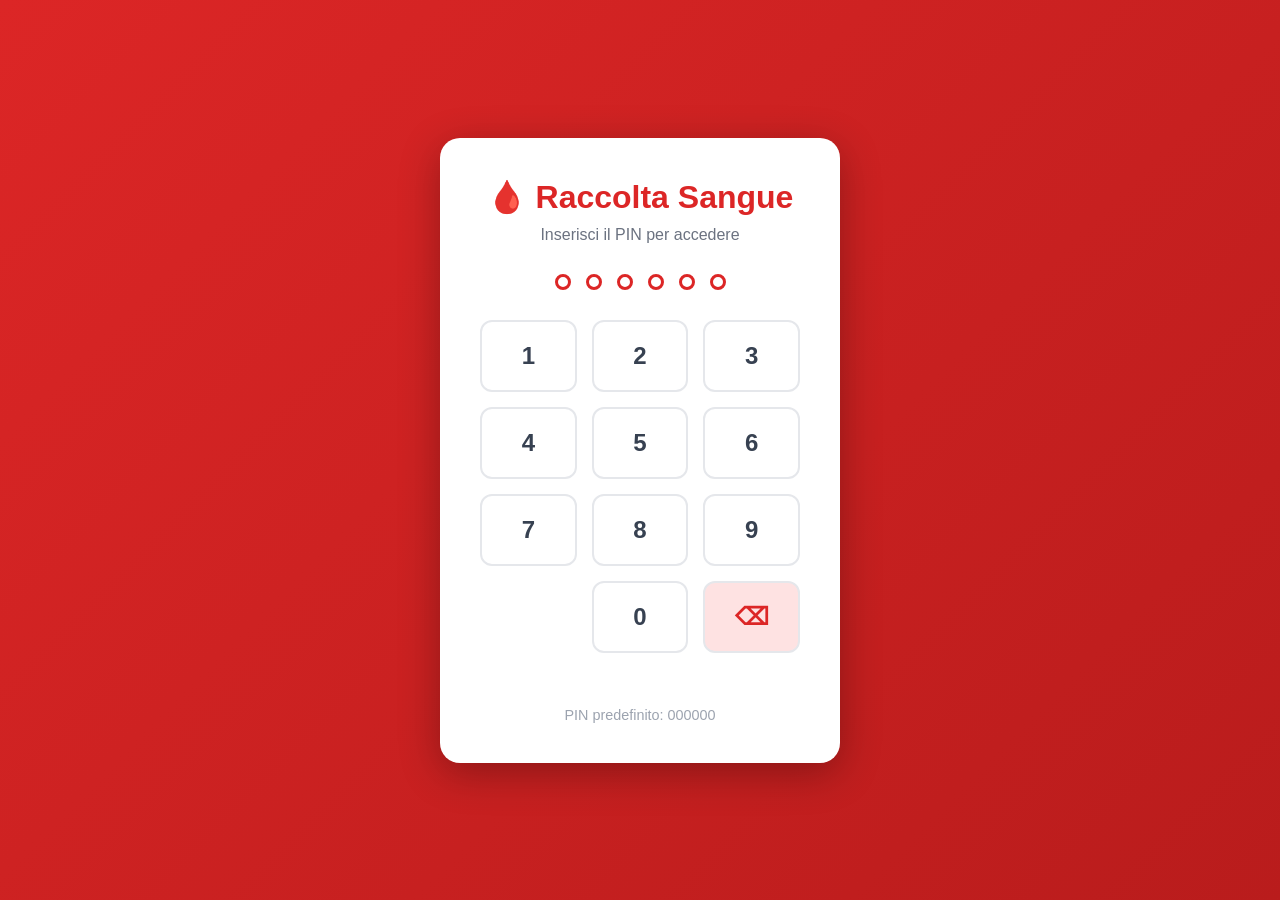
<file: index_Version3.html>
<!DOCTYPE html>
<html lang="it">
<head>
    <meta charset="UTF-8">
    <meta name="viewport" content="width=device-width, initial-scale=1.0">
    <title>Archivio Punti Raccolta Sangue</title>
    <link rel="stylesheet" href="styles.css">
</head>
<body>
    <!-- PIN Login Screen -->
    <div id="pinScreen" class="pin-screen">
        <div class="pin-container">
            <div class="pin-header">
                <h1>🩸 Raccolta Sangue</h1>
                <p>Inserisci il PIN per accedere</p>
            </div>
            <div class="pin-display">
                <div class="pin-dots">
                    <span class="pin-dot"></span>
                    <span class="pin-dot"></span>
                    <span class="pin-dot"></span>
                    <span class="pin-dot"></span>
                    <span class="pin-dot"></span>
                    <span class="pin-dot"></span>
                </div>
            </div>
            <div class="pin-keypad">
                <button class="pin-key" onclick="addPinDigit('1')">1</button>
                <button class="pin-key" onclick="addPinDigit('2')">2</button>
                <button class="pin-key" onclick="addPinDigit('3')">3</button>
                <button class="pin-key" onclick="addPinDigit('4')">4</button>
                <button class="pin-key" onclick="addPinDigit('5')">5</button>
                <button class="pin-key" onclick="addPinDigit('6')">6</button>
                <button class="pin-key" onclick="addPinDigit('7')">7</button>
                <button class="pin-key" onclick="addPinDigit('8')">8</button>
                <button class="pin-key" onclick="addPinDigit('9')">9</button>
                <button class="pin-key pin-key-empty"></button>
                <button class="pin-key" onclick="addPinDigit('0')">0</button>
                <button class="pin-key pin-key-delete" onclick="deletePinDigit()">⌫</button>
            </div>
            <div class="pin-error" id="pinError"></div>
            <div class="pin-hint">PIN predefinito: 000000</div>
        </div>
    </div>

    <!-- Main App -->
    <div id="mainApp" class="main-app" style="display:none;">
        <div class="container">
            <header>
                <h1>🩸 Archivio Punti Raccolta Sangue</h1>
                <p>Gestione punti di raccolta esterni nella regione</p>
            </header>

            <div class="toolbar">
                <div class="search-box">
                    <input type="text" id="searchInput" placeholder="🔍 Cerca per nome...">
                </div>
                <button class="btn btn-primary" id="addBtn">➕ Aggiungi Punto</button>
                <button class="btn btn-secondary" id="exportBtn">💾 Esporta Dati</button>
                <input type="file" id="importInput" accept=".json" style="display:none;">
                <button class="btn btn-secondary" id="importBtn">📂 Importa Dati</button>
                <button class="btn btn-secondary" id="settingsBtn">⚙️ Impostazioni</button>
                <button class="btn btn-danger" id="logoutBtn">🔒 Esci</button>
            </div>

            <div id="puntiList" class="punti-grid"></div>

            <div class="empty-state" id="emptyState" style="display:none;">
                <p>Nessun punto di raccolta trovato</p>
                <button class="btn btn-primary" onclick="document.getElementById('addBtn').click()">Aggiungi il primo punto</button>
            </div>
        </div>
    </div>

    <!-- Modal per Aggiungi/Modifica -->
    <div id="modal" class="modal">
        <div class="modal-content">
            <span class="close">&times;</span>
            <h2 id="modalTitle">Aggiungi Punto di Raccolta</h2>
            <form id="puntoForm">
                <div class="form-section">
                    <h3>Informazioni Base</h3>
                    <div class="form-group">
                        <label for="nome">Nome Punto di Raccolta *</label>
                        <input type="text" id="nome" required>
                    </div>
                    <div class="form-group">
                        <label for="associazione">Associazione di Appartenenza *</label>
                        <input type="text" id="associazione" required>
                    </div>
                    <div class="form-group">
                        <label for="indirizzo">Indirizzo Completo *</label>
                        <input type="text" id="indirizzo" placeholder="Via, Città, CAP" required>
                    </div>
                </div>

                <div class="form-section">
                    <h3>Logistica</h3>
                    <div class="form-row">
                        <div class="form-group">
                            <label for="tipoMezzo">Tipo Mezzo *</label>
                            <select id="tipoMezzo" required>
                                <option value="">Seleziona...</option>
                                <option value="furgone">🚐 Furgone</option>
                                <option value="autoemoteca">🚑 Autoemoteca</option>
                            </select>
                        </div>
                        <div class="form-group">
                            <label for="orarioPartenza">Orario di Partenza *</label>
                            <input type="time" id="orarioPartenza" required>
                        </div>
                    </div>
                </div>

                <div class="form-section">
                    <h3>Attrezzature</h3>
                    <div class="form-row">
                        <div class="form-group">
                            <label for="lettini">Numero Lettini *</label>
                            <input type="number" id="lettini" min="0" value="0" required>
                        </div>
                        <div class="form-group">
                            <label for="bilance">Numero Bilance *</label>
                            <input type="number" id="bilance" min="0" value="0" required>
                        </div>
                        <div class="form-group">
                            <label for="alimentatori">Numero Alimentatori *</label>
                            <input type="number" id="alimentatori" min="0" value="0" required>
                        </div>
                    </div>
                </div>

                <div class="form-section">
                    <h3>Archivio Fotografico</h3>
                    <div class="form-group">
                        <label for="fotoInput">Aggiungi Foto</label>
                        <input type="file" id="fotoInput" accept="image/*" multiple>
                    </div>
                    <div id="fotoPreview" class="foto-preview"></div>
                </div>

                <div class="form-actions">
                    <button type="submit" class="btn btn-primary">Salva</button>
                    <button type="button" class="btn btn-secondary" id="cancelBtn">Annulla</button>
                </div>
            </form>
        </div>
    </div>

    <!-- Modal Dettaglio -->
    <div id="detailModal" class="modal">
        <div class="modal-content modal-detail">
            <span class="close" id="closeDetail">&times;</span>
            <div id="detailContent"></div>
        </div>
    </div>

    <!-- Modal Impostazioni -->
    <div id="settingsModal" class="modal">
        <div class="modal-content">
            <span class="close" id="closeSettings">&times;</span>
            <h2>⚙️ Impostazioni</h2>
            
            <div class="settings-section">
                <h3>🔐 Cambio PIN</h3>
                <p class="settings-description">Il PIN deve essere di 6 cifre numeriche</p>
                
                <form id="pinChangeForm">
                    <div class="form-group">
                        <label for="oldPin">PIN Attuale *</label>
                        <input type="password" id="oldPin" maxlength="6" pattern="[0-9]{6}" placeholder="000000" required>
                    </div>
                    <div class="form-group">
                        <label for="newPin">Nuovo PIN *</label>
                        <input type="password" id="newPin" maxlength="6" pattern="[0-9]{6}" placeholder="Inserisci 6 cifre" required>
                    </div>
                    <div class="form-group">
                        <label for="confirmPin">Conferma Nuovo PIN *</label>
                        <input type="password" id="confirmPin" maxlength="6" pattern="[0-9]{6}" placeholder="Reinserisci 6 cifre" required>
                    </div>
                    <div class="form-actions">
                        <button type="submit" class="btn btn-primary">Cambia PIN</button>
                        <button type="button" class="btn btn-secondary" id="cancelPinChange">Annulla</button>
                    </div>
                </form>
            </div>

            <div class="settings-section">
                <h3>ℹ️ Informazioni App</h3>
                <div class="info-grid">
                    <div class="info-item">
                        <strong>Versione:</strong>
                        <span>3.0.0</span>
                    </div>
                    <div class="info-item">
                        <strong>Punti Totali:</strong>
                        <span id="totalPunti">0</span>
                    </div>
                    <div class="info-item">
                        <strong>Ultimo Backup:</strong>
                        <span id="lastBackup">Mai eseguito</span>
                    </div>
                    <div class="info-item">
                        <strong>Sviluppato per:</strong>
                        <span>Autoparco - Raccolte Sangue</span>
                    </div>
                </div>
            </div>

            <div class="settings-section danger-zone">
                <h3>⚠️ Zona Pericolosa</h3>
                <button class="btn btn-danger" onclick="resetApp()">🗑️ Reset Completo App</button>
                <p class="settings-warning">Elimina tutti i dati e ripristina il PIN predefinito</p>
            </div>
        </div>
    </div>

    <script src="app.js"></script>
</body>
</html>
</file>
<file: styles.css>
* {
    margin: 0;
    padding: 0;
    box-sizing: border-box;
}

body {
    font-family: 'Segoe UI', Tahoma, Geneva, Verdana, sans-serif;
    background: linear-gradient(135deg, #f5f7fa 0%, #c3cfe2 100%);
    min-height: 100vh;
    padding: 0;
    margin: 0;
}

/* PIN Screen */
.pin-screen {
    position: fixed;
    top: 0;
    left: 0;
    width: 100%;
    height: 100vh;
    display: flex;
    align-items: center;
    justify-content: center;
    background: linear-gradient(135deg, #dc2626 0%, #b91c1c 100%);
    z-index: 9999;
}

.pin-container {
    background: white;
    border-radius: 20px;
    padding: 40px;
    box-shadow: 0 10px 40px rgba(0,0,0,0.3);
    max-width: 400px;
    width: 90%;
}

.pin-header {
    text-align: center;
    margin-bottom: 30px;
}

.pin-header h1 {
    color: #dc2626;
    font-size: 2em;
    margin-bottom: 10px;
}

.pin-header p {
    color: #6b7280;
    font-size: 1em;
}

.pin-display {
    margin-bottom: 30px;
}

.pin-dots {
    display: flex;
    justify-content: center;
    gap: 15px;
}

.pin-dot {
    width: 16px;
    height: 16px;
    border: 3px solid #dc2626;
    border-radius: 50%;
    transition: all 0.3s;
}

.pin-dot.filled {
    background: #dc2626;
}

.pin-keypad {
    display: grid;
    grid-template-columns: repeat(3, 1fr);
    gap: 15px;
    margin-bottom: 20px;
}

.pin-key {
    padding: 20px;
    font-size: 1.5em;
    font-weight: 600;
    border: 2px solid #e5e7eb;
    border-radius: 12px;
    background: white;
    color: #374151;
    cursor: pointer;
    transition: all 0.2s;
}

.pin-key:hover {
    background: #f3f4f6;
    border-color: #dc2626;
    transform: scale(1.05);
}

.pin-key:active {
    transform: scale(0.95);
}

.pin-key-empty {
    border: none;
    background: transparent;
    cursor: default;
}

.pin-key-empty:hover {
    background: transparent;
    border: none;
    transform: none;
}

.pin-key-delete {
    background: #fee2e2;
    color: #dc2626;
}

.pin-error {
    text-align: center;
    color: #dc2626;
    font-weight: 600;
    min-height: 24px;
    margin-bottom: 10px;
}

.pin-hint {
    text-align: center;
    color: #9ca3af;
    font-size: 0.9em;
}

/* Main App */
.main-app {
    padding: 20px;
}

.container {
    max-width: 1400px;
    margin: 0 auto;
}

header {
    text-align: center;
    background: linear-gradient(135deg, #dc2626 0%, #b91c1c 100%);
    color: white;
    padding: 30px;
    border-radius: 15px;
    margin-bottom: 30px;
    box-shadow: 0 4px 6px rgba(0,0,0,0.1);
}

header h1 {
    font-size: 2.5em;
    margin-bottom: 10px;
}

header p {
    font-size: 1.1em;
    opacity: 0.9;
}

.toolbar {
    display: flex;
    gap: 15px;
    margin-bottom: 30px;
    flex-wrap: wrap;
    align-items: center;
}

.search-box {
    flex: 1;
    min-width: 250px;
}

.search-box input {
    width: 100%;
    padding: 12px 20px;
    border: 2px solid #e5e7eb;
    border-radius: 10px;
    font-size: 1em;
    transition: all 0.3s;
}

.search-box input:focus {
    outline: none;
    border-color: #dc2626;
    box-shadow: 0 0 0 3px rgba(220, 38, 38, 0.1);
}

.btn {
    padding: 12px 24px;
    border: none;
    border-radius: 10px;
    font-size: 1em;
    font-weight: 600;
    cursor: pointer;
    transition: all 0.3s;
    white-space: nowrap;
}

.btn-primary {
    background: linear-gradient(135deg, #dc2626 0%, #b91c1c 100%);
    color: white;
}

.btn-primary:hover {
    transform: translateY(-2px);
    box-shadow: 0 4px 12px rgba(220, 38, 38, 0.4);
}

.btn-secondary {
    background: white;
    color: #374151;
    border: 2px solid #e5e7eb;
}

.btn-secondary:hover {
    background: #f9fafb;
    border-color: #d1d5db;
}

.btn-danger {
    background: #ef4444;
    color: white;
}

.btn-danger:hover {
    background: #dc2626;
}

.punti-grid {
    display: grid;
    grid-template-columns: repeat(auto-fill, minmax(380px, 1fr));
    gap: 25px;
    margin-bottom: 30px;
}

.punto-card {
    background: white;
    border-radius: 15px;
    padding: 25px;
    box-shadow: 0 2px 8px rgba(0,0,0,0.1);
    transition: all 0.3s;
    cursor: pointer;
}

.punto-card:hover {
    transform: translateY(-5px);
    box-shadow: 0 8px 20px rgba(0,0,0,0.15);
}

.punto-card h3 {
    color: #dc2626;
    font-size: 1.4em;
    margin-bottom: 10px;
}

.punto-card .associazione {
    color: #6b7280;
    font-size: 0.95em;
    margin-bottom: 15px;
    font-weight: 600;
}

.indirizzo-container {
    display: flex;
    align-items: center;
    gap: 10px;
    margin-bottom: 15px;
    flex-wrap: wrap;
}

.punto-card .indirizzo {
    display: inline-flex;
    align-items: center;
    gap: 8px;
    color: #2563eb;
    text-decoration: none;
    padding: 8px 12px;
    background: #eff6ff;
    border-radius: 8px;
    font-size: 0.95em;
    transition: all 0.3s;
    flex: 1;
    min-width: 200px;
}

.punto-card .indirizzo:hover {
    background: #dbeafe;
}

.btn-indicazioni {
    display: inline-flex;
    align-items: center;
    gap: 5px;
    padding: 8px 15px;
    background: #10b981;
    color: white;
    text-decoration: none;
    border-radius: 8px;
    font-size: 0.9em;
    font-weight: 600;
    transition: all 0.3s;
}

.btn-indicazioni:hover {
    background: #059669;
    transform: scale(1.05);
}

.logistica-info {
    display: flex;
    gap: 10px;
    margin: 15px 0;
    flex-wrap: wrap;
}

.logistica-item {
    display: inline-flex;
    align-items: center;
    gap: 5px;
    padding: 8px 12px;
    border-radius: 8px;
    font-size: 0.9em;
    font-weight: 600;
}

.mezzo-furgone {
    background: #dbeafe;
    color: #1e40af;
}

.mezzo-autoemoteca {
    background: #fee2e2;
    color: #991b1b;
}

.orario-partenza {
    background: #f3e8ff;
    color: #6b21a8;
}

.attrezzature {
    display: flex;
    gap: 15px;
    margin: 15px 0;
    flex-wrap: wrap;
}

.attrezzatura-item {
    display: flex;
    align-items: center;
    gap: 5px;
    background: #f3f4f6;
    padding: 8px 12px;
    border-radius: 8px;
    font-size: 0.9em;
}

.attrezzatura-item strong {
    color: #dc2626;
}

.card-actions {
    display: flex;
    gap: 10px;
    margin-top: 15px;
    padding-top: 15px;
    border-top: 1px solid #e5e7eb;
}

.btn-small {
    padding: 8px 16px;
    font-size: 0.9em;
    flex: 1;
}

.btn-info {
    background: #3b82f6;
    color: white;
}

.btn-info:hover {
    background: #2563eb;
}

.empty-state {
    text-align: center;
    padding: 60px 20px;
    background: white;
    border-radius: 15px;
    box-shadow: 0 2px 8px rgba(0,0,0,0.1);
}

.empty-state p {
    font-size: 1.2em;
    color: #6b7280;
    margin-bottom: 20px;
}

/* Modal */
.modal {
    display: none;
    position: fixed;
    z-index: 1000;
    left: 0;
    top: 0;
    width: 100%;
    height: 100%;
    overflow: auto;
    background-color: rgba(0,0,0,0.5);
    backdrop-filter: blur(5px);
}

.modal-content {
    background-color: white;
    margin: 50px auto;
    padding: 30px;
    border-radius: 15px;
    width: 90%;
    max-width: 800px;
    max-height: 85vh;
    overflow-y: auto;
    box-shadow: 0 10px 40px rgba(0,0,0,0.2);
}

.modal-detail {
    max-width: 1000px;
}

.close {
    color: #9ca3af;
    float: right;
    font-size: 32px;
    font-weight: bold;
    cursor: pointer;
    transition: color 0.3s;
}

.close:hover {
    color: #dc2626;
}

#modalTitle {
    color: #dc2626;
    margin-bottom: 25px;
}

.form-section {
    margin-bottom: 25px;
    padding-bottom: 20px;
    border-bottom: 1px solid #e5e7eb;
}

.form-section:last-of-type {
    border-bottom: none;
}

.form-section h3 {
    color: #374151;
    margin-bottom: 15px;
    font-size: 1.1em;
}

.form-group {
    margin-bottom: 15px;
}

.form-row {
    display: grid;
    grid-template-columns: repeat(auto-fit, minmax(150px, 1fr));
    gap: 15px;
}

.form-group label {
    display: block;
    margin-bottom: 5px;
    color: #374151;
    font-weight: 600;
    font-size: 0.95em;
}

.form-group input,
.form-group textarea,
.form-group select {
    width: 100%;
    padding: 10px 15px;
    border: 2px solid #e5e7eb;
    border-radius: 8px;
    font-size: 1em;
    font-family: inherit;
    transition: all 0.3s;
}

.form-group select {
    cursor: pointer;
    background: white;
}

.form-group input:focus,
.form-group textarea:focus,
.form-group select:focus {
    outline: none;
    border-color: #dc2626;
    box-shadow: 0 0 0 3px rgba(220, 38, 38, 0.1);
}

.foto-preview {
    display: grid;
    grid-template-columns: repeat(auto-fill, minmax(200px, 1fr));
    gap: 15px;
    margin-top: 15px;
}

.foto-item {
    position: relative;
    background: #f9fafb;
    border: 2px solid #e5e7eb;
    border-radius: 10px;
    padding: 10px;
}

.foto-item img {
    width: 100%;
    height: 150px;
    object-fit: cover;
    border-radius: 8px;
    margin-bottom: 10px;
}

.foto-item textarea {
    width: 100%;
    min-height: 80px;
    padding: 8px;
    border: 1px solid #e5e7eb;
    border-radius: 6px;
    font-size: 0.9em;
    resize: vertical;
}

.foto-item .remove-foto {
    position: absolute;
    top: 15px;
    right: 15px;
    background: #ef4444;
    color: white;
    border: none;
    border-radius: 50%;
    width: 30px;
    height: 30px;
    cursor: pointer;
    font-size: 1.2em;
    display: flex;
    align-items: center;
    justify-content: center;
    transition: all 0.3s;
}

.foto-item .remove-foto:hover {
    background: #dc2626;
    transform: scale(1.1);
}

.form-actions {
    display: flex;
    gap: 15px;
    margin-top: 25px;
    padding-top: 20px;
    border-top: 1px solid #e5e7eb;
}

.form-actions .btn {
    flex: 1;
}

/* Settings Modal */
.settings-section {
    margin-bottom: 30px;
    padding: 20px;
    background: #f9fafb;
    border-radius: 10px;
}

.settings-section h3 {
    color: #374151;
    margin-bottom: 15px;
    font-size: 1.2em;
}

.settings-description {
    color: #6b7280;
    font-size: 0.95em;
    margin-bottom: 20px;
}

.settings-warning {
    color: #dc2626;
    font-size: 0.9em;
    margin-top: 10px;
    font-weight: 600;
}

.info-grid {
    display: grid;
    gap: 15px;
}

.info-item {
    display: flex;
    justify-content: space-between;
    padding: 12px;
    background: white;
    border-radius: 8px;
    border: 1px solid #e5e7eb;
}

.info-item strong {
    color: #374151;
}

.info-item span {
    color: #6b7280;
}

.danger-zone {
    background: #fef2f2;
    border: 2px solid #fecaca;
}

.info-box {
    padding: 15px;
    border-radius: 8px;
    margin: 15px 0;
    background: #f0f9ff;
    border: 1px solid #bfdbfe;
}

.info-box p {
    margin: 0;
    font-size: 0.95em;
}

.status-warning {
    color: #ff9800;
}

.status-success {
    color: #4caf50;
}

.status-disabled {
    color: #666;
}

/* Detail Modal */
.detail-header {
    border-bottom: 2px solid #e5e7eb;
    padding-bottom: 20px;
    margin-bottom: 20px;
}

.detail-header h2 {
    color: #dc2626;
    font-size: 2em;
    margin-bottom: 10px;
}

.detail-section {
    margin-bottom: 25px;
}

.detail-section h3 {
    color: #374151;
    font-size: 1.3em;
    margin-bottom: 15px;
    display: flex;
    align-items: center;
    gap: 10px;
}

.detail-info {
    display: grid;
    gap: 12px;
}

.detail-item {
    display: flex;
    align-items: start;
    gap: 10px;
    padding: 12px;
    background: #f9fafb;
    border-radius: 8px;
}

.detail-item strong {
    color: #374151;
    min-width: 150px;
}

.foto-gallery {
    display: grid;
    grid-template-columns: repeat(auto-fill, minmax(250px, 1fr));
    gap: 20px;
}

.gallery-item {
    background: #f9fafb;
    border-radius: 10px;
    overflow: hidden;
    border: 2px solid #e5e7eb;
}

.gallery-item img {
    width: 100%;
    height: 200px;
    object-fit: cover;
}

.gallery-item .description {
    padding: 15px;
    color: #374151;
    font-size: 0.95em;
    line-height: 1.6;
}

.detail-actions {
    display: flex;
    gap: 15px;
    margin-top: 25px;
    padding-top: 20px;
    border-top: 2px solid #e5e7eb;
}

/* Responsive */
@media (max-width: 768px) {
    header h1 {
        font-size: 1.8em;
    }
    
    .toolbar {
        flex-direction: column;
    }
    
    .search-box {
        width: 100%;
    }
    
    .punti-grid {
        grid-template-columns: 1fr;
    }
    
    .modal-content {
        width: 95%;
        margin: 20px auto;
        padding: 20px;
    }
    
    .form-row {
        grid-template-columns: 1fr;
    }
    
    .indirizzo-container {
        flex-direction: column;
        align-items: stretch;
    }
    
    .punto-card .indirizzo {
        min-width: 100%;
    }
    
    .pin-container {
        padding: 30px 20px;
    }
    
    .pin-key {
        padding: 15px;
        font-size: 1.3em;
    }
}

/* Notification */
.notification {
    position: fixed;
    top: 20px;
    right: 20px;
    padding: 15px 25px;
    background: white;
    border-radius: 10px;
    box-shadow: 0 4px 12px rgba(0,0,0,0.15);
    z-index: 2000;
    animation: slideIn 0.3s ease-out;
}

.notification.success {
    border-left: 4px solid #10b981;
}

.notification.error {
    border-left: 4px solid #ef4444;
}

@keyframes slideIn {
    from {
        transform: translateX(400px);
        opacity: 0;
    }
    to {
        transform: translateX(0);
        opacity: 1;
    }
}
</file>
